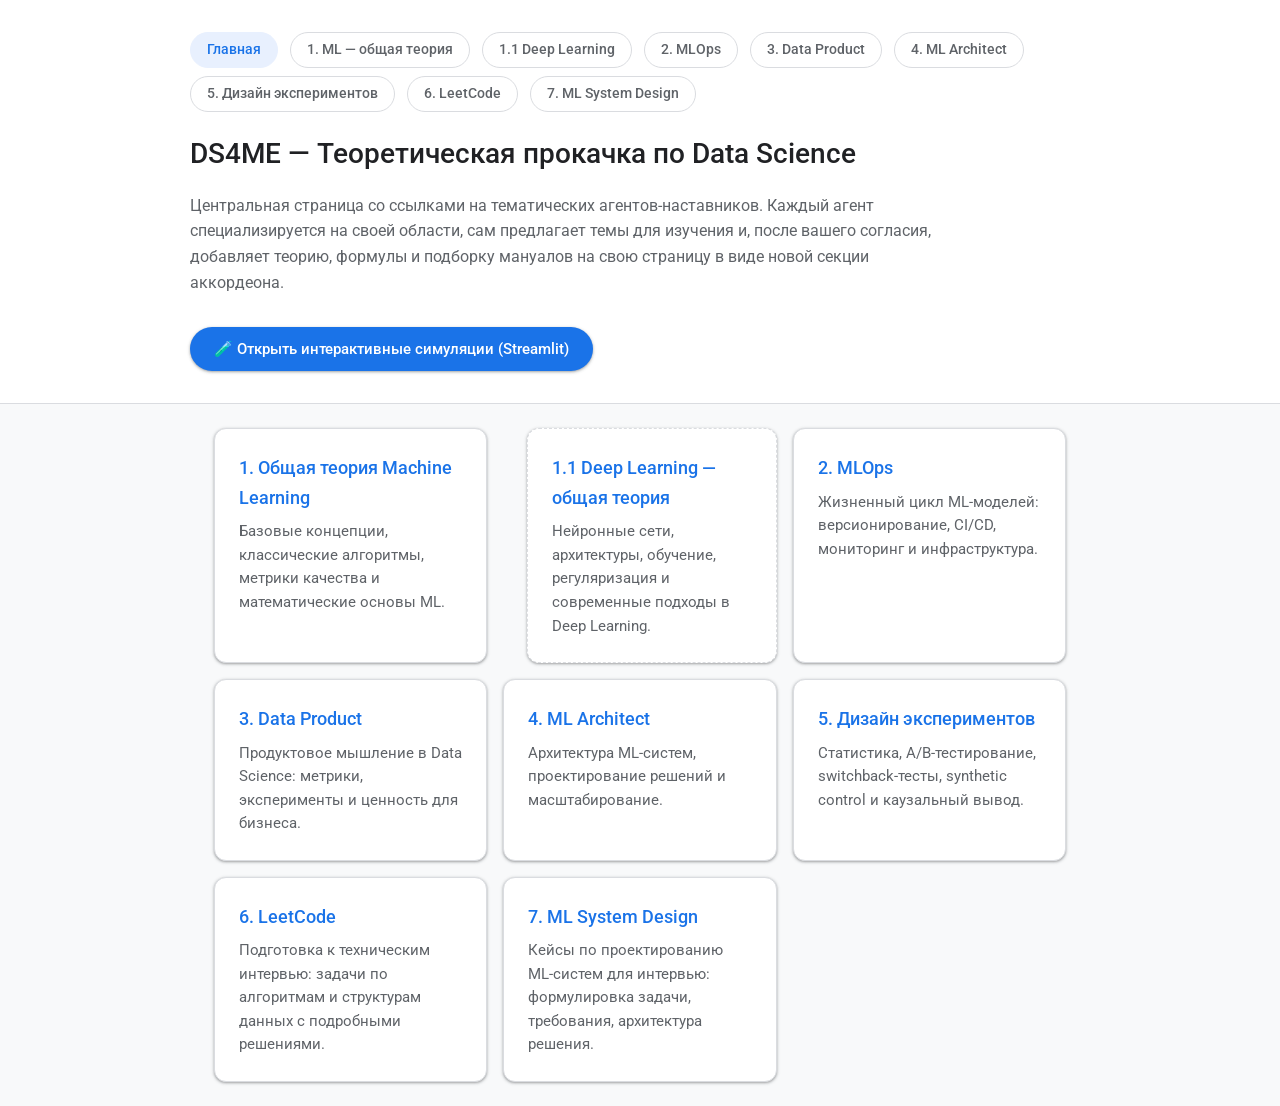
<file: index.html>
<!DOCTYPE html>
<html lang="ru">
<head>
  <meta charset="UTF-8">
  <meta http-equiv="refresh" content="0; url=pages/index.html">
  <title>DS4ME — Теоретическая прокачка по Data Science</title>
</head>
<body>
  <p>Открыть <a href="pages/index.html">главную страницу</a>.</p>
</body>
</html>
</file>
<file: pages/assets/style.css>
:root {
  --bg: #f8f9fa;
  --surface: #ffffff;
  --surface-2: #f1f3f4;
  --text: #202124;
  --text-muted: #5f6368;
  --accent: #1a73e8;
  --accent-2: #1967d2;
  --accent-bg: #e8f0fe;
  --border: #dadce0;
  --radius: 8px;
  --shadow-1: 0 1px 2px 0 rgba(60, 64, 67, 0.30), 0 1px 3px 1px rgba(60, 64, 67, 0.15);
  --shadow-2: 0 1px 3px 0 rgba(60, 64, 67, 0.30), 0 4px 8px 3px rgba(60, 64, 67, 0.15);
}

* {
  box-sizing: border-box;
}

body {
  margin: 0;
  font-family: "Google Sans", Roboto, Arial, sans-serif;
  background: var(--bg);
  color: var(--text);
  line-height: 1.6;
}

header {
  padding: 32px 24px;
  background: var(--surface);
  border-bottom: 1px solid var(--border);
}

.header-inner {
  max-width: 900px;
  margin: 0 auto;
}

h1 {
  margin: 0 0 8px;
  font-size: 1.75rem;
  font-weight: 500;
  color: var(--text);
}

.agent-desc {
  color: var(--text-muted);
  max-width: 760px;
}

main {
  max-width: 900px;
  margin: 0 auto;
  padding: 24px;
}

/* Top navigation */
.site-nav {
  display: flex;
  flex-wrap: wrap;
  gap: 8px 12px;
  margin-bottom: 20px;
}

.site-nav a {
  display: inline-flex;
  align-items: center;
  min-height: 36px;
  color: var(--text-muted);
  text-decoration: none;
  font-size: 0.85rem;
  font-weight: 500;
  padding: 6px 16px;
  border: 1px solid var(--border);
  border-radius: 999px;
  background: var(--surface);
  transition: color 0.15s, border-color 0.15s, background 0.15s;
  -webkit-tap-highlight-color: transparent;
  touch-action: manipulation;
}

.site-nav a:hover,
.site-nav a:active,
.site-nav a:focus-visible {
  color: var(--accent);
  border-color: var(--accent);
  background: var(--accent-bg);
}

.site-nav a.current {
  color: var(--accent);
  border-color: var(--accent-bg);
  background: var(--accent-bg);
}

/* Accordion */
.accordion-item {
  border: 1px solid var(--border);
  border-radius: var(--radius);
  margin-bottom: 12px;
  overflow: hidden;
  background: var(--surface);
  box-shadow: var(--shadow-1);
}

.accordion-header {
  width: 100%;
  text-align: left;
  padding: 16px 20px;
  background: var(--surface);
  border: none;
  color: var(--text);
  font-size: 1.05rem;
  font-weight: 500;
  cursor: pointer;
  display: flex;
  justify-content: space-between;
  align-items: center;
  gap: 12px;
  transition: background 0.2s;
  -webkit-tap-highlight-color: transparent;
  touch-action: manipulation;
}

.accordion-header:hover,
.accordion-header:active,
.accordion-header:focus-visible {
  background: var(--surface-2);
}

.accordion-header::after {
  content: "+";
  flex-shrink: 0;
  font-size: 1.4rem;
  line-height: 1;
  color: var(--accent);
}

.accordion-header.active::after {
  content: "\2212";
}

.accordion-body {
  max-height: 0;
  overflow: hidden;
  transition: max-height 0.3s ease;
  padding: 0 20px;
  background: var(--surface);
  border-top: 1px solid transparent;
}

.accordion-body.open-padding {
  padding: 4px 20px 20px;
  border-top-color: var(--border);
}

.accordion-body h3 {
  margin: 20px 0 8px;
  color: var(--accent);
  font-size: 0.85rem;
  font-weight: 500;
  text-transform: uppercase;
  letter-spacing: 0.08em;
}

.accordion-body h3:first-child {
  margin-top: 20px;
}

.accordion-body p {
  margin: 8px 0;
  color: #3c4043;
}

.accordion-body ul {
  padding-left: 20px;
  margin: 8px 0;
  color: #3c4043;
}

.accordion-body li {
  margin-bottom: 4px;
}

.accordion-body a {
  color: var(--accent);
  text-decoration: none;
}

.accordion-body a:hover {
  text-decoration: underline;
}

.accordion-body .katex-display {
  overflow-x: auto;
  padding: 8px 0;
}

/* Call-to-action button */
.cta-button {
  display: inline-flex;
  align-items: center;
  gap: 8px;
  margin-top: 16px;
  padding: 10px 24px;
  border-radius: 999px;
  background: var(--accent);
  color: #fff;
  font-size: 0.95rem;
  font-weight: 500;
  text-decoration: none;
  box-shadow: var(--shadow-1);
  transition: background 0.15s, box-shadow 0.15s, transform 0.15s;
  -webkit-tap-highlight-color: transparent;
  touch-action: manipulation;
}

.cta-button:hover,
.cta-button:focus-visible {
  background: var(--accent-2);
  box-shadow: var(--shadow-2);
  transform: translateY(-1px);
}

.cta-button:active {
  background: var(--accent-2);
  box-shadow: var(--shadow-1);
  transform: translateY(0);
}

/* Index page cards */
.agent-grid {
  display: grid;
  grid-template-columns: repeat(auto-fit, minmax(260px, 1fr));
  gap: 16px;
}

.agent-card {
  display: block;
  padding: 24px;
  border: 1px solid var(--border);
  border-radius: 12px;
  background: var(--surface);
  color: var(--text);
  text-decoration: none;
  cursor: pointer;
  box-shadow: var(--shadow-1);
  transition: box-shadow 0.15s, transform 0.15s, background 0.15s;
  -webkit-tap-highlight-color: transparent;
  touch-action: manipulation;
}

.agent-card:hover,
.agent-card:focus-visible {
  box-shadow: var(--shadow-2);
  transform: translateY(-2px);
}

.agent-card:active {
  background: var(--surface-2);
  box-shadow: var(--shadow-1);
  transform: translateY(0);
}

.agent-card h2 {
  margin: 0 0 8px;
  font-size: 1.15rem;
  font-weight: 500;
  color: var(--accent);
}

.agent-card p {
  margin: 0;
  color: var(--text-muted);
  font-size: 0.92rem;
}

.agent-card.sub {
  margin-left: 24px;
  border-style: dashed;
}

/* Empty state placeholder */
.empty-state {
  color: var(--text-muted);
  font-style: italic;
  padding: 24px;
  text-align: center;
  border: 1px dashed var(--border);
  border-radius: var(--radius);
  background: var(--surface);
}

/* Problem groups (LeetCode / ML system design): each problem groups two
   independently collapsible accordion items — "Задание" and "Решение" */
.problem-group {
  margin-bottom: 24px;
}

.problem-title {
  margin: 0 0 8px;
  font-size: 1.1rem;
  font-weight: 500;
  color: var(--text);
}

.problem-meta {
  display: inline-flex;
  align-items: center;
  gap: 6px;
  margin-left: 8px;
  font-size: 0.75rem;
  font-weight: 500;
  padding: 2px 10px;
  border-radius: 999px;
  vertical-align: middle;
}

.problem-meta.difficulty-easy {
  background: #e6f4ea;
  color: #1e8e3e;
}

.problem-meta.difficulty-medium {
  background: #fef7e0;
  color: #b06000;
}

.problem-meta.difficulty-hard {
  background: #fce8e6;
  color: #c5221f;
}

.problem-group .accordion-item {
  margin-bottom: 8px;
}

/* Code blocks */
.accordion-body pre {
  background: var(--surface-2);
  border: 1px solid var(--border);
  border-radius: var(--radius);
  padding: 12px 16px;
  overflow-x: auto;
  font-size: 0.85rem;
  line-height: 1.5;
}

.accordion-body code {
  font-family: "Roboto Mono", "Courier New", monospace;
}

.accordion-body p code {
  background: var(--surface-2);
  padding: 2px 6px;
  border-radius: 4px;
  font-size: 0.85rem;
}
</file>
